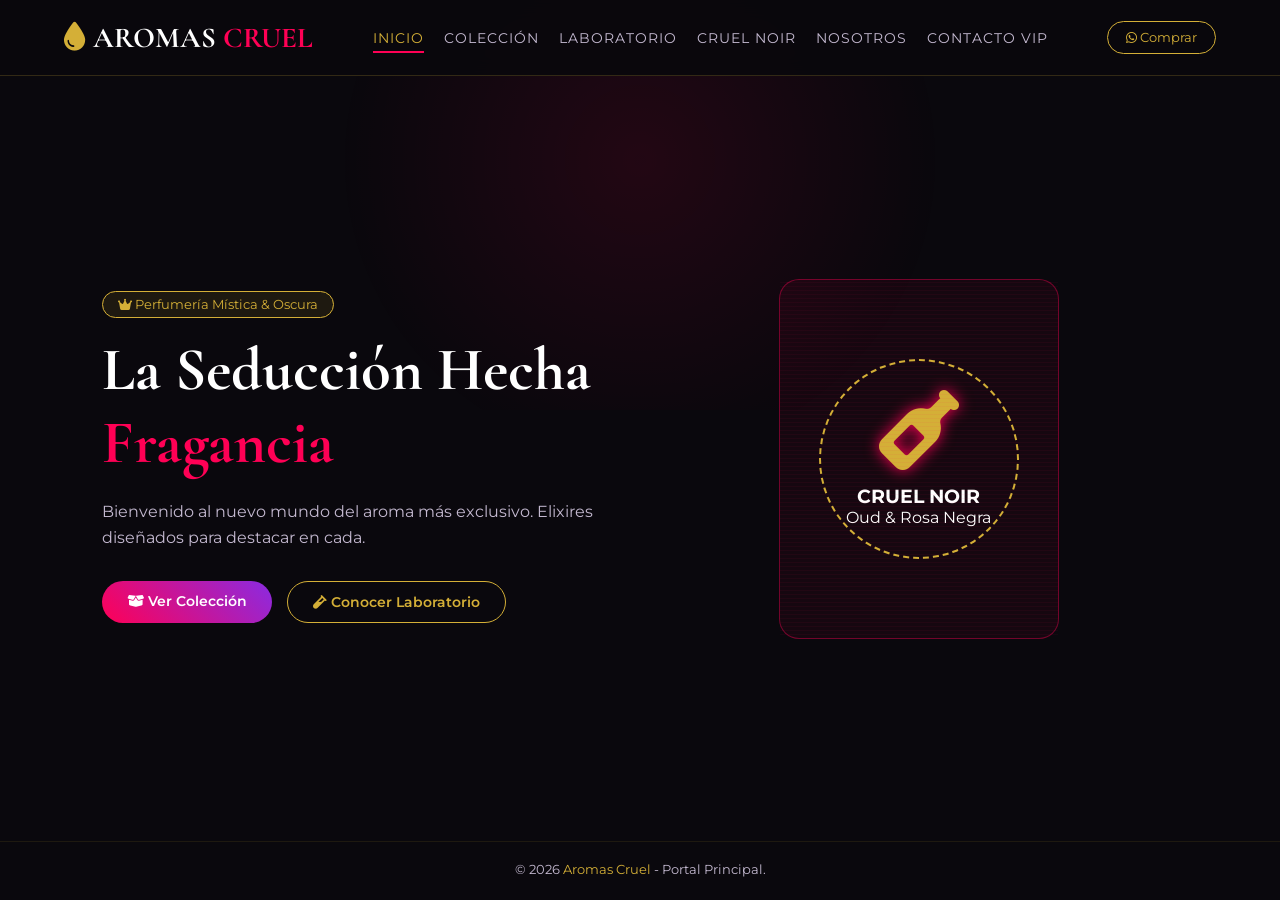
<file: index.html>
<!DOCTYPE html>
<html lang="es">
<head>
    <!-- Configuración para soporte de acentos y respuesta en móviles -->
    <meta charset="UTF-8">
    <meta name="viewport" content="width=device-width, initial-scale=1.0">
    <title>Aromas Cruel | Portal Principal</title>

    <!-- Fuentes elegantes de Google Fonts -->
    <link href="https://fonts.googleapis.com/css2?family=Cormorant+Garamond:ital,wght@0,600;0,700;1,400&family=Montserrat:wght@300;400;600;800&display=swap" rel="stylesheet">
    <!-- Iconos vectoriales -->
    <link rel="stylesheet" href="https://cdnjs.cloudflare.com/ajax/libs/font-awesome/6.4.0/css/all.min.css">
    <!-- CSS Exclusivo de la página de Inicio -->
    <link rel="stylesheet" href="styles.css">
</head>
<body>

    <!-- Fondo de destello neón -->
    <div class="ambient-light"></div>

    <!-- Menú principal completo con los 6 portales -->
    <header>
        <div class="logo"><i class="fa-solid fa-droplet"></i> AROMAS <span>CRUEL</span></div>
        <nav>
            <ul>
                <li><a href="index.html" class="active">Inicio</a></li>
                <li><a href="coleccion.html">Colección</a></li>
                <li><a href="laboratorio.html">Laboratorio</a></li>
                <li><a href="producto-cruel-noir.html">Cruel Noir</a></li>
                <li><a href="nosotros.html">Nosotros</a></li>
                <li><a href="contacto.html">Contacto VIP</a></li>
            </ul>
        </nav>
        <a href="https://wa.me/18493557092" target="_blank" class="btn-header"><i class="fa-brands fa-whatsapp"></i> Comprar</a>
    </header>

    <!-- Presentación principal (Hero) -->
    <section class="hero">
        <div class="hero-content">
            <div class="hero-text">
                <span class="badge"><i class="fa-solid fa-crown"></i> Perfumería Mística & Oscura</span>
                <h1>La Seducción Hecha <span>Fragancia</span></h1>
                <p>Bienvenido al nuevo mundo del aroma más exclusivo. Elixires diseñados para destacar en cada.</p>
                <div class="hero-btns">
                    <a href="coleccion.html" class="btn btn-primary"><i class="fa-solid fa-box-open"></i> Ver Colección</a>
                    <a href="laboratorio.html" class="btn btn-secondary"><i class="fa-solid fa-vial"></i> Conocer Laboratorio</a>
                </div>
            </div>

            <!-- Visualizador Holográfico de Inicio -->
            <div class="holo-container">
                <div class="holo-card">
                    <div class="holo-scanlines"></div>
                    <div class="holo-ring"></div>
                    <i class="fa-solid fa-wine-bottle bottle-icon"></i>
                    <h3>CRUEL NOIR</h3>
                    <p>Oud & Rosa Negra</p>
                </div>
            </div>
        </div>
    </section>

    <footer>
        <p>&copy; 2026 <span>Aromas Cruel</span> - Portal Principal.</p>
    </footer>

</body>
</html>
</file>
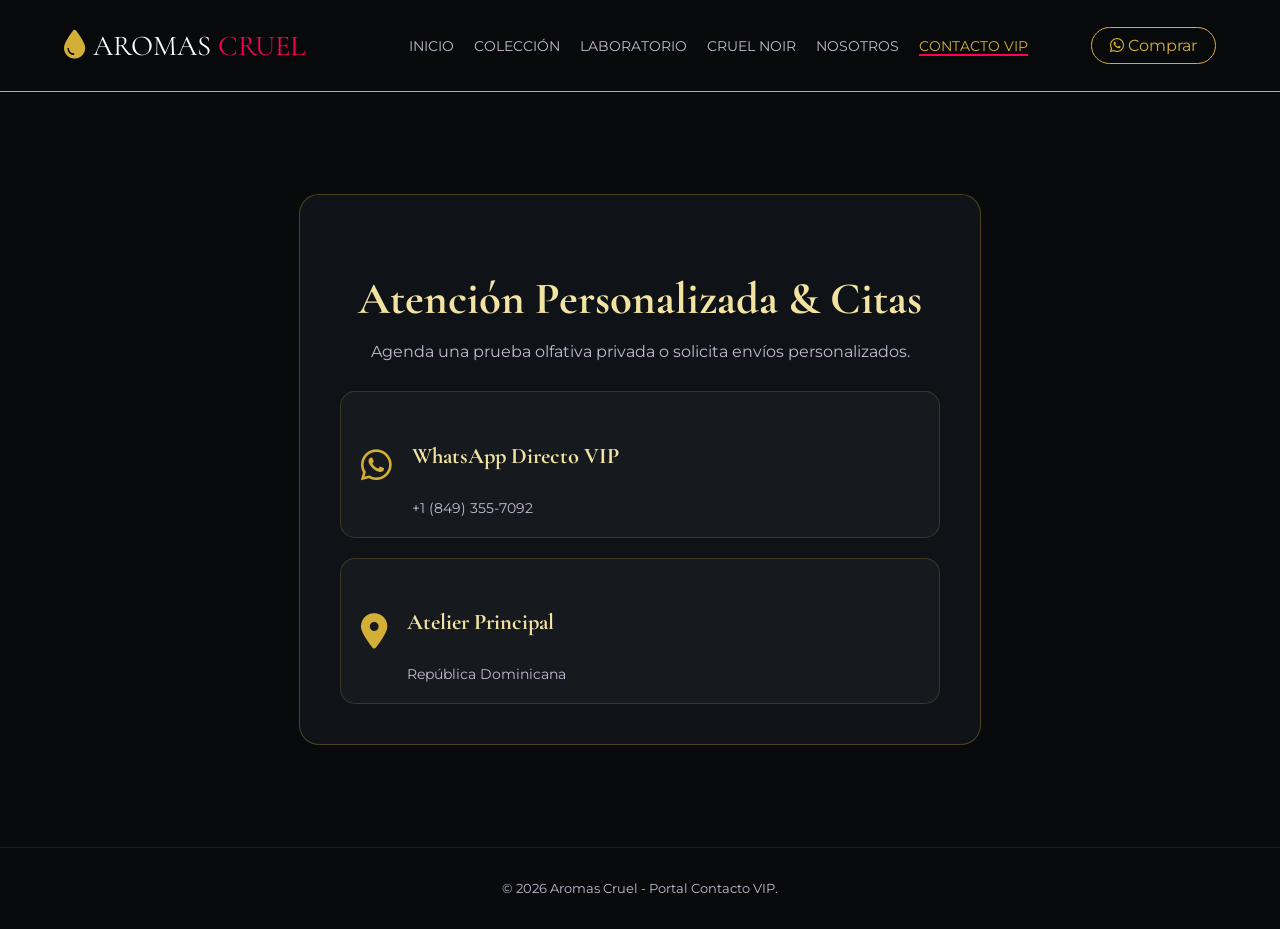
<file: contacto.html>
<!DOCTYPE html>
<html lang="es">
<head>
    <meta charset="UTF-8">
    <meta name="viewport" content="width=device-width, initial-scale=1.0">
    <title>Aromas Cruel | Atencion VIP & Citas</title>
    <link href="https://fonts.googleapis.com/css2?family=Cormorant+Garamond:wght@700&family=Montserrat:wght@400;600&display=swap" rel="stylesheet">
    <link rel="stylesheet" href="https://cdnjs.cloudflare.com/ajax/libs/font-awesome/6.4.0/css/all.min.css">
    <!-- CSS Exclusivo de Contacto -->
    <link rel="stylesheet" href="styles-contacto.css">
</head>
<body>

    <header>
        <div class="logo"><i class="fa-solid fa-droplet"></i> AROMAS <span>CRUEL</span></div>
        <nav>
            <ul>
                <li><a href="index.html">Inicio</a></li>
                <li><a href="coleccion.html">Colección</a></li>
                <li><a href="laboratorio.html">Laboratorio</a></li>
                <li><a href="producto-cruel-noir.html">Cruel Noir</a></li>
                <li><a href="nosotros.html">Nosotros</a></li>
                <li><a href="contacto.html" class="active">Contacto VIP</a></li>
            </ul>
        </nav>
        <a href="https://wa.me/18493557092" target="_blank" class="btn-header"><i class="fa-brands fa-whatsapp"></i> Comprar</a>
    </header>

    <section class="contacto-wrapper">
        <div class="contacto-box">
            <h2>Atención Personalizada & Citas</h2>
            <p>Agenda una prueba olfativa privada o solicita envíos personalizados.</p>

            <div class="canales-contacto">
                <a href="https://wa.me/18493557092" target="_blank" class="canal-item">
                    <i class="fa-brands fa-whatsapp canal-icon"></i>
                    <div>
                        <h4>WhatsApp Directo VIP</h4>
                        <p>+1 (849) 355-7092</p>
                    </div>
                </a>

                <div class="canal-item">
                    <i class="fa-solid fa-location-dot canal-icon"></i>
                    <div>
                        <h4>Atelier Principal</h4>
                        <p>República Dominicana</p>
                    </div>
                </div>
            </div>
        </div>
    </section>

    <footer>
        <p>&copy; 2026 <span>Aromas Cruel</span> - Portal Contacto VIP.</p>
    </footer>

</body>
</html>
</file>
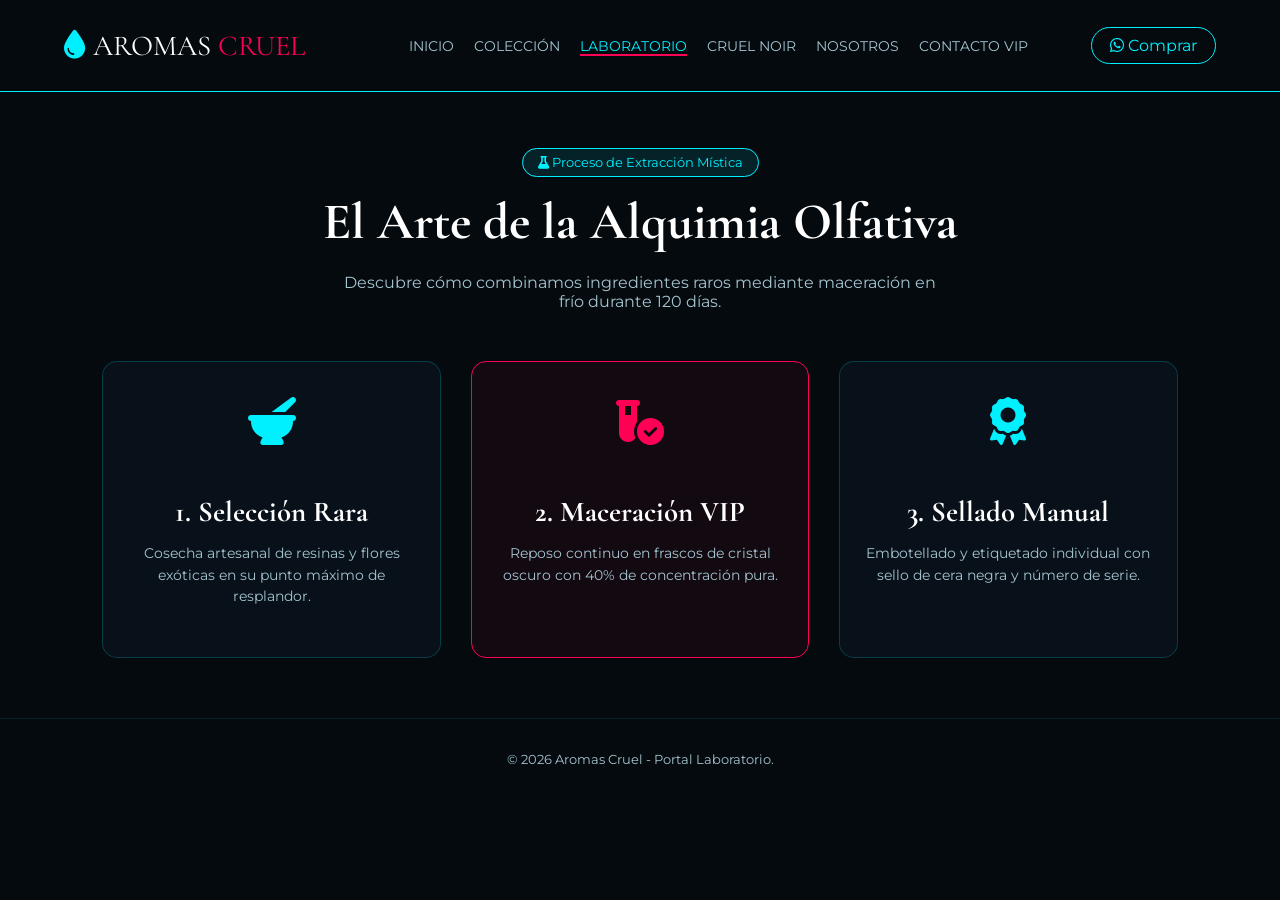
<file: laboratorio.html>
<!DOCTYPE html>
<html lang="es">
<head>
    <meta charset="UTF-8">
    <meta name="viewport" content="width=device-width, initial-scale=1.0">
    <title>Aromas Cruel | Laboratorio Olfativo</title>
    <link href="https://fonts.googleapis.com/css2?family=Cormorant+Garamond:wght@700&family=Montserrat:wght@400;600&display=swap" rel="stylesheet">
    <link rel="stylesheet" href="https://cdnjs.cloudflare.com/ajax/libs/font-awesome/6.4.0/css/all.min.css">
    <!-- CSS Exclusivo del Portal Laboratorio -->
    <link rel="stylesheet" href="styles-laboratorio.css">
</head>
<body>

    <header>
        <div class="logo"><i class="fa-solid fa-droplet"></i> AROMAS <span>CRUEL</span></div>
        <nav>
            <ul>
                <li><a href="index.html">Inicio</a></li>
                <li><a href="coleccion.html">Colección</a></li>
                <li><a href="laboratorio.html" class="active">Laboratorio</a></li>
                <li><a href="producto-cruel-noir.html">Cruel Noir</a></li>
                <li><a href="nosotros.html">Nosotros</a></li>
                <li><a href="contacto.html">Contacto VIP</a></li>
            </ul>
        </nav>
        <a href="https://wa.me/18493557092" target="_blank" class="btn-header"><i class="fa-brands fa-whatsapp"></i> Comprar</a>
    </header>

    <section class="lab-hero">
        <div class="lab-title">
            <span class="badge-lab"><i class="fa-solid fa-flask"></i> Proceso de Extracción Mística</span>
            <h2>El Arte de la Alquimia Olfativa</h2>
            <p>Descubre cómo combinamos ingredientes raros mediante maceración en frío durante 120 días.</p>
        </div>

        <!-- Pasos del Proceso en el Laboratorio -->
        <div class="pasos-container">
            <div class="paso-card">
                <i class="fa-solid fa-mortar-pestle paso-icon"></i>
                <h3>1. Selección Rara</h3>
                <p>Cosecha artesanal de resinas y flores exóticas en su punto máximo de resplandor.</p>
            </div>

            <div class="paso-card highlight">
                <i class="fa-solid fa-vial-circle-check paso-icon"></i>
                <h3>2. Maceración VIP</h3>
                <p>Reposo continuo en frascos de cristal oscuro con 40% de concentración pura.</p>
            </div>

            <div class="paso-card">
                <i class="fa-solid fa-award paso-icon"></i>
                <h3>3. Sellado Manual</h3>
                <p>Embotellado y etiquetado individual con sello de cera negra y número de serie.</p>
            </div>
        </div>
    </section>

    <footer>
        <p>&copy; 2026 <span>Aromas Cruel</span> - Portal Laboratorio.</p>
    </footer>

</body>
</html>
</file>
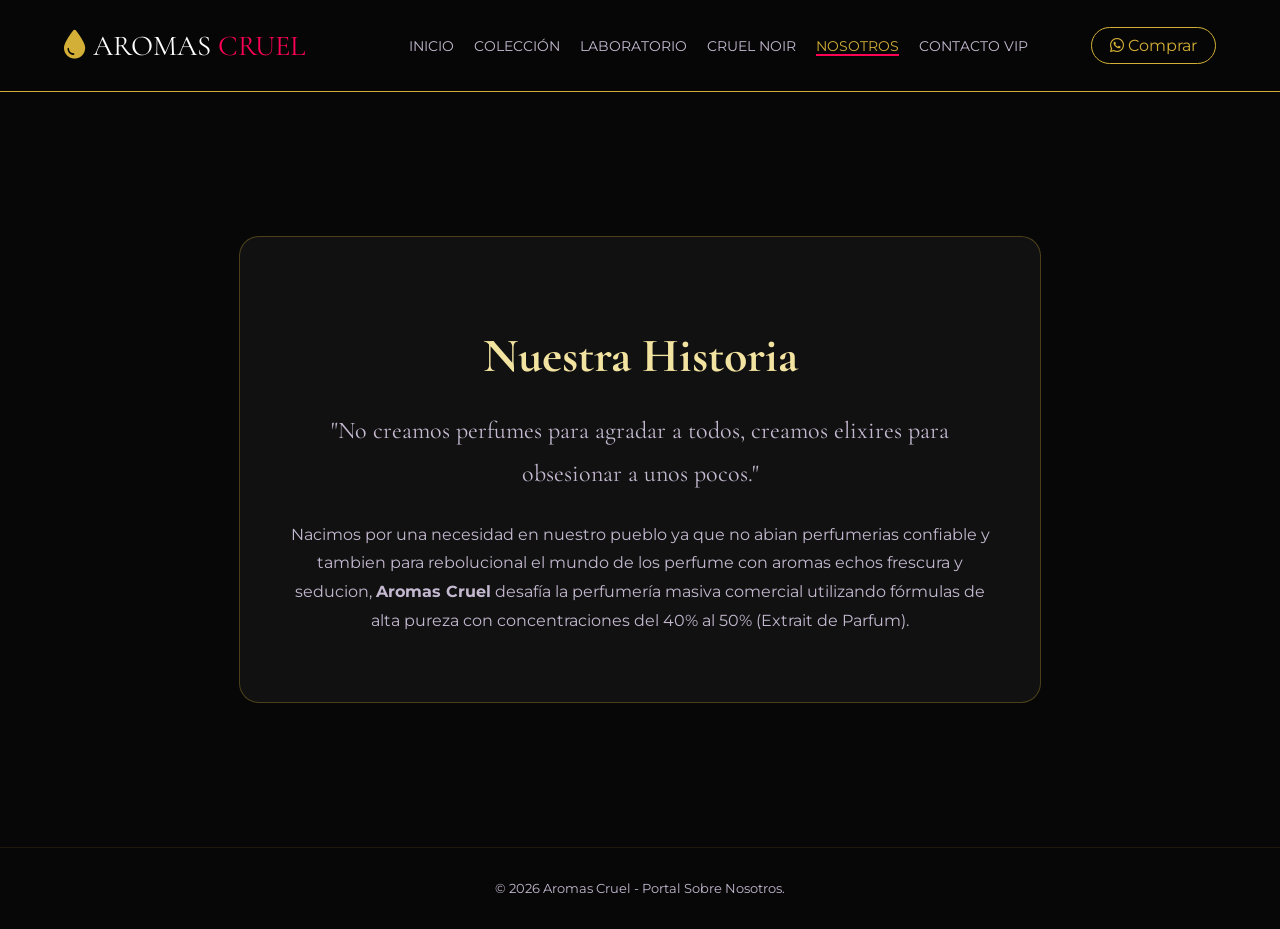
<file: nosotros.html>
<!DOCTYPE html>
<html lang="es">
<head>
    <meta charset="UTF-8">
    <meta name="viewport" content="width=device-width, initial-scale=1.0">
    <title>Aromas Cruel | Nuestra Historia</title>
    <link href="https://fonts.googleapis.com/css2?family=Cormorant+Garamond:wght@700&family=Montserrat:wght@400;600&display=swap" rel="stylesheet">
    <link rel="stylesheet" href="https://cdnjs.cloudflare.com/ajax/libs/font-awesome/6.4.0/css/all.min.css">
    <!-- CSS Exclusivo de Nosotros -->
    <link rel="stylesheet" href="styles-nosotros.css">
</head>
<body>

    <header>
        <div class="logo"><i class="fa-solid fa-droplet"></i> AROMAS <span>CRUEL</span></div>
        <nav>
            <ul>
                <li><a href="index.html">Inicio</a></li>
                <li><a href="coleccion.html">Colección</a></li>
                <li><a href="laboratorio.html">Laboratorio</a></li>
                <li><a href="producto-cruel-noir.html">Cruel Noir</a></li>
                <li><a href="nosotros.html" class="active">Nosotros</a></li>
                <li><a href="contacto.html">Contacto VIP</a></li>
            </ul>
        </nav>
        <a href="https://wa.me/18493557092" target="_blank" class="btn-header"><i class="fa-brands fa-whatsapp"></i> Comprar</a>
    </header>

    <section class="nosotros-section">
        <div class="nosotros-card">
            <h2>Nuestra Historia</h2>
            <p class="cita">"No creamos perfumes para agradar a todos, creamos elixires para obsesionar a unos pocos."</p>
            <p>Nacimos por una necesidad en nuestro pueblo ya que no abian perfumerias confiable y tambien para rebolucional el mundo de los perfume con aromas echos frescura y seducion, <strong>Aromas Cruel</strong> desafía la perfumería masiva comercial utilizando fórmulas de alta pureza con concentraciones del 40% al 50% (Extrait de Parfum).</p>
        </div>
    </section>

    <footer>
        <p>&copy; 2026 <span>Aromas Cruel</span> - Portal Sobre Nosotros.</p>
    </footer>

</body>
</html>
</file>
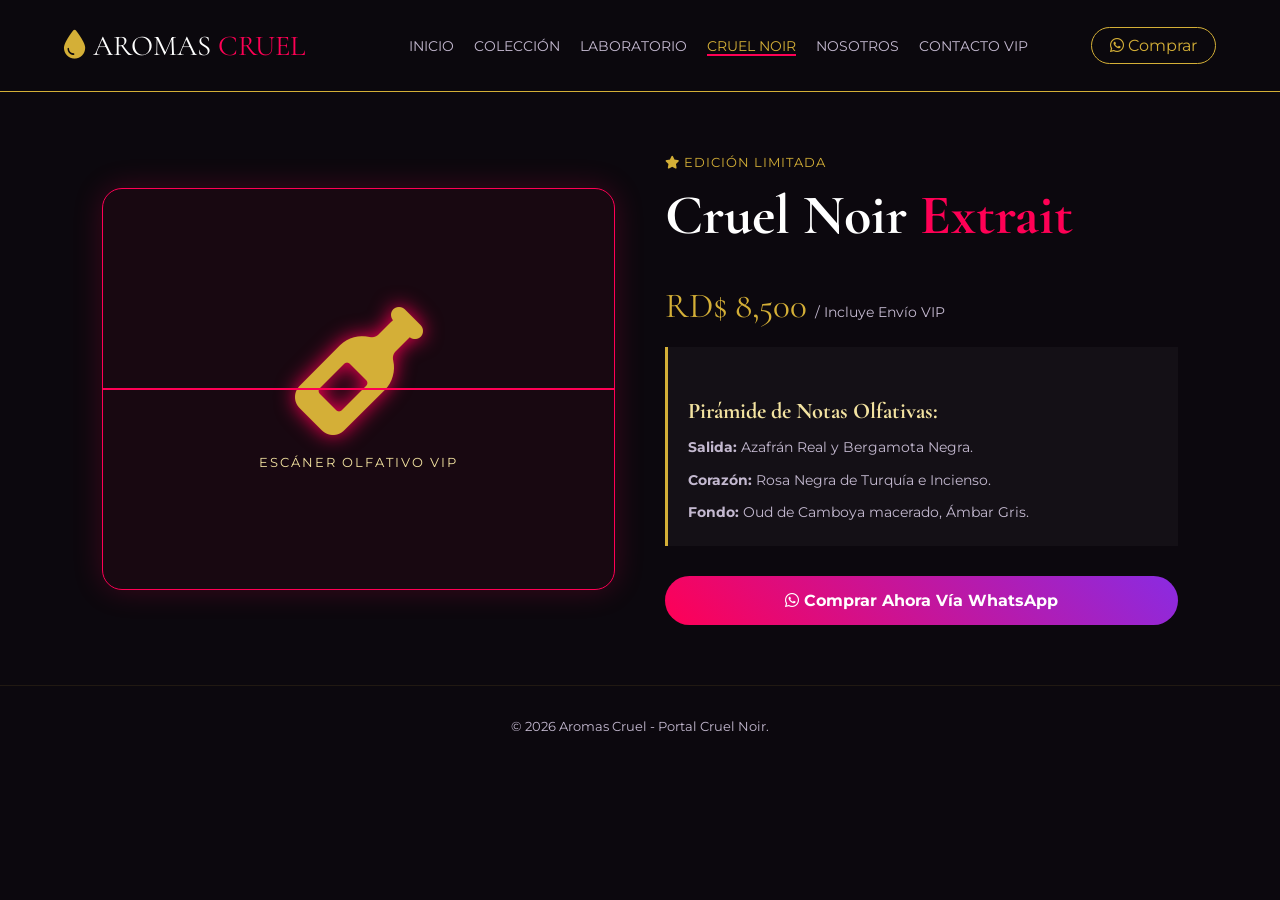
<file: producto-cruel-noir.html>
<!DOCTYPE html>
<html lang="es">
<head>
    <meta charset="UTF-8">
    <meta name="viewport" content="width=device-width, initial-scale=1.0">
    <title>Aromas Cruel | Cruel Noir Experiencia</title>
    <link href="https://fonts.googleapis.com/css2?family=Cormorant+Garamond:wght@700&family=Montserrat:wght@400;600&display=swap" rel="stylesheet">
    <link rel="stylesheet" href="https://cdnjs.cloudflare.com/ajax/libs/font-awesome/6.4.0/css/all.min.css">
    <!-- CSS Exclusivo de esta página individual -->
    <link rel="stylesheet" href="styles-producto.css">
</head>
<body>

    <header>
        <div class="logo"><i class="fa-solid fa-droplet"></i> AROMAS <span>CRUEL</span></div>
        <nav>
            <ul>
                <li><a href="index.html">Inicio</a></li>
                <li><a href="coleccion.html">Colección</a></li>
                <li><a href="laboratorio.html">Laboratorio</a></li>
                <li><a href="producto-cruel-noir.html" class="active">Cruel Noir</a></li>
                <li><a href="nosotros.html">Nosotros</a></li>
                <li><a href="contacto.html">Contacto VIP</a></li>
            </ul>
        </nav>
        <a href="https://wa.me/18493557092" target="_blank" class="btn-header"><i class="fa-brands fa-whatsapp"></i> Comprar</a>
    </header>

    <section class="detalle-wrapper">
        <div class="detalle-grid">
            <!-- Visor Holo Grande -->
            <div class="visor-holo">
                <i class="fa-solid fa-wine-bottle icono-fragancia"></i>
                <div class="scan-line"></div>
                <span>ESCÁNER OLFATIVO VIP</span>
            </div>

            <!-- Ficha Técnica -->
            <div class="ficha-tecnica">
                <span class="tag-gold"><i class="fa-solid fa-star"></i> EDICIÓN LIMITADA</span>
                <h1>Cruel Noir <span>Extrait</span></h1>
                <p class="precio-vip">RD$ 8,500 <small>/ Incluye Envío VIP</small></p>
                
                <div class="notas-box">
                    <h4>Pirámide de Notas Olfativas:</h4>
                    <p><strong>Salida:</strong> Azafrán Real y Bergamota Negra.</p>
                    <p><strong>Corazón:</strong> Rosa Negra de Turquía e Incienso.</p>
                    <p><strong>Fondo:</strong> Oud de Camboya macerado, Ámbar Gris.</p>
                </div>

                <a href="https://wa.me/18493557092?text=Deseo%20ordenar%20Cruel%20Noir%20Extrait" target="_blank" class="btn-comprar">
                    <i class="fa-brands fa-whatsapp"></i> Comprar Ahora Vía WhatsApp
                </a>
            </div>
        </div>
    </section>

    <footer>
        <p>&copy; 2026 <span>Aromas Cruel</span> - Portal Cruel Noir.</p>
    </footer>

</body>
</html>
</file>
<file: styles.css>
/* ==========================================================================
   ESTILOS EXCLUSIVOS: PORTAL DE INICIO (styles-inicio.css)
   ========================================================================== */
:root {
    --bg: #0a080d;
    --gold: #d4af37;
    --crimson: #ff0055;
    --texto: #c4b9d0;
    --fuente-titulo: 'Cormorant Garamond', serif;
    --fuente-cuerpo: 'Montserrat', sans-serif;
}

* { margin: 0; padding: 0; box-sizing: border-box; }
body { background: var(--bg); color: #fff; font-family: var(--fuente-cuerpo); overflow-x: hidden; }

/* Fondo de luz difusa */
.ambient-light {
    position: fixed; top: -10%; left: 50%; transform: translateX(-50%);
    width: 700px; height: 500px;
    background: radial-gradient(circle, rgba(255, 0, 85, 0.1) 0%, transparent 70%);
    z-index: -1;
}

/* Header de la página */
header {
    background: rgba(10, 8, 13, 0.95);
    backdrop-filter: blur(10px);
    border-bottom: 1px solid rgba(212, 175, 55, 0.2);
    display: flex; justify-content: space-between; align-items: center;
    padding: 20px 5%; position: sticky; top: 0; z-index: 100;
}
.logo { font-family: var(--fuente-titulo); font-size: 1.8rem; font-weight: 700; color: #fff; }
.logo span { color: var(--crimson); }
.logo i { color: var(--gold); }

nav ul { display: flex; list-style: none; gap: 20px; }
nav a { color: var(--texto); text-decoration: none; font-size: 0.85rem; letter-spacing: 1px; text-transform: uppercase; transition: 0.3s; }
nav a:hover, nav a.active { color: var(--gold); border-bottom: 2px solid var(--crimson); padding-bottom: 5px; }

.btn-header { border: 1px solid var(--gold); color: var(--gold); padding: 8px 18px; border-radius: 20px; text-decoration: none; font-size: 0.8rem; }
.btn-header:hover { background: var(--gold); color: var(--bg); }

/* Banner Hero con Holograma */
.hero { min-height: 85vh; display: flex; align-items: center; padding: 50px 8%; }
.hero-content { display: grid; grid-template-columns: 1fr 1fr; gap: 40px; align-items: center; width: 100%; }
.badge { background: rgba(212, 175, 55, 0.1); border: 1px solid var(--gold); color: var(--gold); padding: 5px 15px; border-radius: 20px; font-size: 0.8rem; }
.hero-text h1 { font-family: var(--fuente-titulo); font-size: 3.8rem; margin: 20px 0; }
.hero-text h1 span { color: var(--crimson); }
.hero-text p { color: var(--texto); margin-bottom: 30px; line-height: 1.6; }

/* Botones */
.hero-btns { display: flex; gap: 15px; }
.btn { padding: 12px 25px; border-radius: 25px; text-decoration: none; font-weight: 600; font-size: 0.85rem; }
.btn-primary { background: linear-gradient(45deg, var(--crimson), #8a2be2); color: #fff; }
.btn-secondary { border: 1px solid var(--gold); color: var(--gold); }

/* Holograma 3D */
.holo-container { display: flex; justify-content: center; perspective: 1000px; }
.holo-card {
    width: 280px; height: 360px; background: rgba(255, 0, 85, 0.05);
    border: 1px solid rgba(255, 0, 85, 0.4); border-radius: 20px;
    display: flex; flex-direction: column; justify-content: center; align-items: center;
    position: relative; animation: float 4s infinite alternate ease-in-out;
}
.holo-ring { position: absolute; width: 200px; height: 200px; border: 2px dashed var(--gold); border-radius: 50%; animation: spin 10s linear infinite; }
.holo-scanlines { position: absolute; inset: 0; background: repeating-linear-gradient(0deg, transparent, transparent 3px, rgba(255,0,85,0.1) 4px); }
.bottle-icon { font-size: 5rem; color: var(--gold); text-shadow: 0 0 15px var(--crimson); margin-bottom: 15px; }

@keyframes float { 0% { transform: translateY(0); } 100% { transform: translateY(-15px); } }
@keyframes spin { 100% { transform: rotate(360deg); } }

footer { text-align: center; padding: 20px; border-top: 1px solid rgba(212,175,55,0.1); color: var(--texto); font-size: 0.8rem; }
footer span { color: var(--gold); }
</file>
<file: styles-contacto.css>
/* ==========================================================================
   ESTILOS EXCLUSIVOS: PORTAL DE CONTACTO VIP (styles-contacto.css)
   ========================================================================== */
body { background: #080a0c; color: #fff; font-family: 'Montserrat', sans-serif; margin: 0; }

header {
    background: rgba(8, 10, 12, 0.95); border-bottom: 1px solid #d4af37;
    display: flex; justify-content: space-between; align-items: center;
    padding: 20px 5%; position: sticky; top: 0; z-index: 100;
}
.logo { font-family: 'Cormorant Garamond', serif; font-size: 1.8rem; }
.logo span { color: #ff0055; }
.logo i { color: #d4af37; }

nav ul { display: flex; list-style: none; gap: 20px; }
nav a { color: #c4b9d0; text-decoration: none; font-size: 0.85rem; text-transform: uppercase; }
nav a:hover, nav a.active { color: #d4af37; border-bottom: 2px solid #ff0055; }

.btn-header { border: 1px solid #d4af37; color: #d4af37; padding: 8px 18px; border-radius: 20px; text-decoration: none; }

.contacto-wrapper { min-height: 75vh; display: flex; justify-content: center; align-items: center; padding: 40px 8%; }
.contacto-box {
    width: 100%; max-width: 600px; background: rgba(18, 22, 28, 0.8);
    border: 1px solid rgba(212, 175, 55, 0.3); padding: 40px; border-radius: 20px; text-align: center;
}

.contacto-box h2 { font-family: 'Cormorant Garamond', serif; font-size: 2.8rem; color: #f3e3a1; margin-bottom: 10px; }
.contacto-box p { color: #c4b9d0; margin-bottom: 30px; }

.canales-contacto { display: flex; flex-direction: column; gap: 20px; }
.canal-item {
    display: flex; align-items: center; gap: 20px; background: rgba(255,255,255,0.03);
    border: 1px solid rgba(212, 175, 55, 0.2); padding: 20px; border-radius: 15px; text-decoration: none; color: #fff; text-align: left; transition: 0.3s;
}
.canal-item:hover { border-color: #ff0055; background: rgba(255,0,85,0.05); }

.canal-icon { font-size: 2.2rem; color: #d4af37; }
.canal-item h4 { font-family: 'Cormorant Garamond', serif; font-size: 1.4rem; color: #f3e3a1; }
.canal-item p { color: #c4b9d0; margin: 0; font-size: 0.9rem; }

footer { text-align: center; padding: 20px; color: #c4b9d0; font-size: 0.8rem; border-top: 1px solid rgba(212, 175, 55, 0.1); }
</file>
<file: styles-laboratorio.css>
/* ==========================================================================
   ESTILOS EXCLUSIVOS: PORTAL DE LABORATORIO (styles-laboratorio.css)
   ========================================================================== */
body { background: #050a0e; color: #fff; font-family: 'Montserrat', sans-serif; margin: 0; }

header {
    background: rgba(5, 10, 14, 0.95);
    border-bottom: 1px solid #00f0ff; /* Tono cian estilo laboratorio cibernético */
    display: flex; justify-content: space-between; align-items: center;
    padding: 20px 5%; position: sticky; top: 0; z-index: 100;
}
.logo { font-family: 'Cormorant Garamond', serif; font-size: 1.8rem; }
.logo span { color: #ff0055; }
.logo i { color: #00f0ff; }

nav ul { display: flex; list-style: none; gap: 20px; }
nav a { color: #a4c4d0; text-decoration: none; font-size: 0.85rem; text-transform: uppercase; }
nav a:hover, nav a.active { color: #00f0ff; border-bottom: 2px solid #ff0055; }

.btn-header { border: 1px solid #00f0ff; color: #00f0ff; padding: 8px 18px; border-radius: 20px; text-decoration: none; }

/* Contenido del Laboratorio */
.lab-hero { padding: 60px 8%; text-align: center; }
.badge-lab { background: rgba(0, 240, 255, 0.1); border: 1px solid #00f0ff; color: #00f0ff; padding: 6px 15px; border-radius: 20px; font-size: 0.8rem; }
.lab-title h2 { font-family: 'Cormorant Garamond', serif; font-size: 3.2rem; margin: 20px 0; color: #fff; }
.lab-title p { color: #a4c4d0; max-width: 600px; margin: 0 auto 50px; }

/* Tarjetas de pasos del proceso */
.pasos-container { display: grid; grid-template-columns: repeat(auto-fit, minmax(250px, 1fr)); gap: 30px; }
.paso-card {
    background: rgba(10, 20, 30, 0.7); border: 1px solid rgba(0, 240, 255, 0.2);
    padding: 35px 20px; border-radius: 15px; transition: 0.3s;
}
.paso-card:hover { border-color: #00f0ff; box-shadow: 0 0 20px rgba(0, 240, 255, 0.2); }
.paso-card.highlight { border-color: #ff0055; background: rgba(255, 0, 85, 0.05); }

.paso-icon { font-size: 3rem; color: #00f0ff; margin-bottom: 20px; }
.paso-card.highlight .paso-icon { color: #ff0055; }
.paso-card h3 { font-family: 'Cormorant Garamond', serif; font-size: 1.8rem; margin-bottom: 10px; }
.paso-card p { color: #a4c4d0; font-size: 0.9rem; line-height: 1.5; }

footer { text-align: center; padding: 20px; color: #a4c4d0; font-size: 0.8rem; border-top: 1px solid rgba(0, 240, 255, 0.1); }
</file>
<file: styles-nosotros.css>
/* ==========================================================================
   ESTILOS EXCLUSIVOS: PORTAL SOBRE NOSOTROS (styles-nosotros.css)
   ========================================================================== */
body { background: #070707; color: #fff; font-family: 'Montserrat', sans-serif; margin: 0; }

header {
    background: rgba(7, 7, 7, 0.95); border-bottom: 1px solid #d4af37;
    display: flex; justify-content: space-between; align-items: center;
    padding: 20px 5%; position: sticky; top: 0; z-index: 100;
}
.logo { font-family: 'Cormorant Garamond', serif; font-size: 1.8rem; }
.logo span { color: #ff0055; }
.logo i { color: #d4af37; }

nav ul { display: flex; list-style: none; gap: 20px; }
nav a { color: #c4b9d0; text-decoration: none; font-size: 0.85rem; text-transform: uppercase; }
nav a:hover, nav a.active { color: #d4af37; border-bottom: 2px solid #ff0055; }

.btn-header { border: 1px solid #d4af37; color: #d4af37; padding: 8px 18px; border-radius: 20px; text-decoration: none; }

.nosotros-section { min-height: 75vh; display: flex; align-items: center; justify-content: center; padding: 40px 8%; }
.nosotros-card {
    max-width: 700px; background: rgba(20, 20, 20, 0.8);
    border: 1px solid rgba(212, 175, 55, 0.3); padding: 50px;
    border-radius: 20px; text-align: center;
}

.nosotros-card h2 { font-family: 'Cormorant Garamond', serif; font-size: 3rem; color: #f3e3a1; margin-bottom: 20px; }
.cita { font-family: 'Cormorant Garamond', serif; font-size: 1.5rem; text-align: true; color: #ff0055; margin-bottom: 25px; }
.nosotros-card p { color: #c4b9d0; line-height: 1.8; }

footer { text-align: center; padding: 20px; color: #c4b9d0; font-size: 0.8rem; border-top: 1px solid rgba(212, 175, 55, 0.1); }
</file>
<file: styles-producto.css>
/* ==========================================================================
   ESTILOS EXCLUSIVOS: PORTAL CRUEL NOIR (styles-producto.css)
   ========================================================================== */
body { background: #0c080e; color: #fff; font-family: 'Montserrat', sans-serif; margin: 0; }

header {
    background: rgba(12, 8, 14, 0.9); border-bottom: 1px solid #d4af37;
    display: flex; justify-content: space-between; align-items: center;
    padding: 20px 5%; position: sticky; top: 0; z-index: 100;
}
.logo { font-family: 'Cormorant Garamond', serif; font-size: 1.8rem; }
.logo span { color: #ff0055; }
.logo i { color: #d4af37; }

nav ul { display: flex; list-style: none; gap: 20px; }
nav a { color: #c4b9d0; text-decoration: none; font-size: 0.85rem; text-transform: uppercase; }
nav a:hover, nav a.active { color: #d4af37; border-bottom: 2px solid #ff0055; }

.btn-header { border: 1px solid #d4af37; color: #d4af37; padding: 8px 18px; border-radius: 20px; text-decoration: none; }

/* Ficha del Producto Individual */
.detalle-wrapper { padding: 60px 8%; }
.detalle-grid { display: grid; grid-template-columns: 1fr 1fr; gap: 50px; align-items: center; }

/* Visor Holo individual */
.visor-holo {
    height: 400px; background: rgba(255, 0, 85, 0.05); border: 1px solid #ff0055;
    border-radius: 20px; display: flex; flex-direction: column; justify-content: center; align-items: center;
    position: relative; overflow: hidden; box-shadow: 0 0 30px rgba(255,0,85,0.2);
}
.icono-fragancia { font-size: 8rem; color: #d4af37; text-shadow: 0 0 20px #ff0055; }
.scan-line { position: absolute; width: 100%; height: 2px; background: #ff0055; animation: moveScan 3s infinite linear; }
.visor-holo span { margin-top: 20px; font-size: 0.8rem; color: #f3e3a1; letter-spacing: 2px; }

@keyframes moveScan { 0% { top: 0%; } 100% { top: 100%; } }

/* Ficha textual */
.tag-gold { color: #d4af37; font-size: 0.8rem; letter-spacing: 1px; }
.ficha-tecnica h1 { font-family: 'Cormorant Garamond', serif; font-size: 3.5rem; margin: 10px 0; }
.ficha-tecnica h1 span { color: #ff0055; }
.precio-vip { font-size: 2.2rem; color: #d4af37; font-family: 'Cormorant Garamond', serif; margin-bottom: 20px; }
.precio-vip small { font-size: 0.9rem; color: #c4b9d0; font-family: 'Montserrat', sans-serif; }

.notas-box { background: rgba(255,255,255,0.03); border-left: 3px solid #d4af37; padding: 20px; margin-bottom: 30px; }
.notas-box h4 { font-family: 'Cormorant Garamond', serif; font-size: 1.4rem; color: #f3e3a1; margin-bottom: 10px; }
.notas-box p { color: #c4b9d0; font-size: 0.9rem; margin-bottom: 5px; }

.btn-comprar {
    display: block; text-align: center; background: linear-gradient(45deg, #ff0055, #8a2be2);
    color: #fff; padding: 15px; border-radius: 30px; text-decoration: none; font-weight: bold;
}

footer { text-align: center; padding: 20px; color: #c4b9d0; font-size: 0.8rem; border-top: 1px solid rgba(212, 175, 55, 0.1); }
</file>
